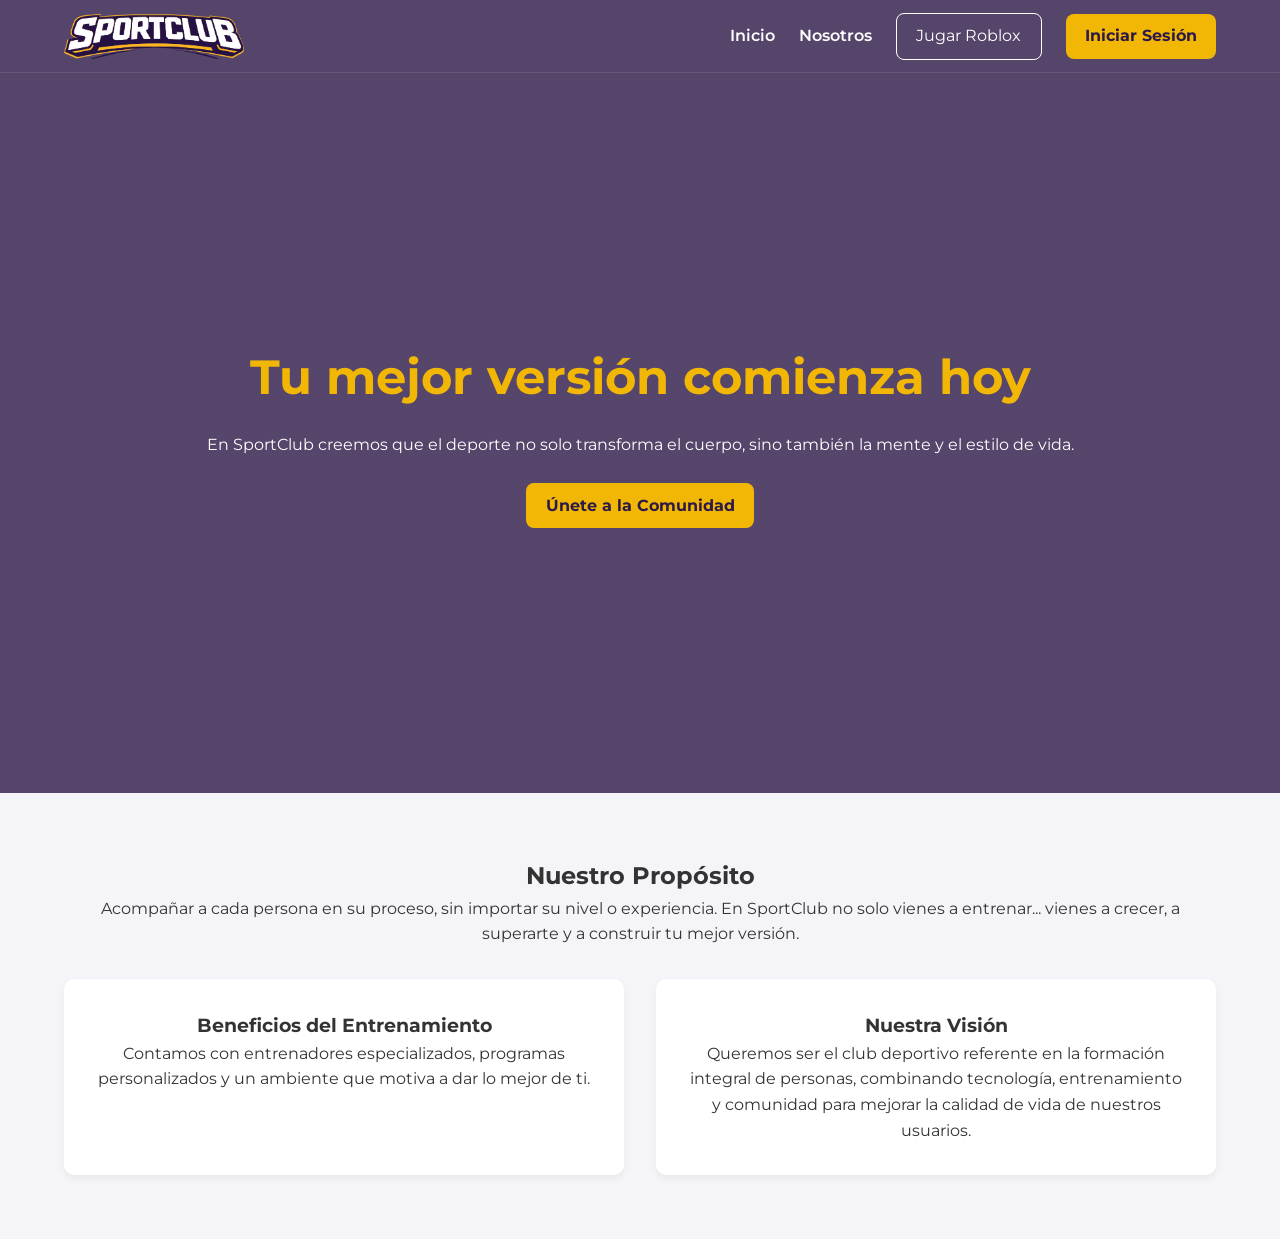
<file: index.html>
<!DOCTYPE html>
<html lang="es">
<head>
    <meta charset="UTF-8">
    <meta name="viewport" content="width=device-width, initial-scale=1.0">
    <title>SportClub | Tu mejor versión comienza hoy</title>
    <link rel="stylesheet" href="styles.css"> 
</head>
<body>

    <header class="main-header">
        <a href="index.html" class="logo-container">
            <img src="image_0.png" alt="SportClub Logo" class="header-logo"> 
        </a>
        <nav>
            <ul class="nav-links">
                <li><a href="index.html">Inicio</a></li>
                <li><a href="#proposito">Nosotros</a></li>
                
                <li><a href="https://www.roblox.com" target="_blank" class="btn-secondary">Jugar Roblox</a></li>
                <li><a href="login.html" class="btn-primary">Iniciar Sesión</a></li>
            </ul>
        </nav>
    </header>

    <section class="hero">
        <h1>Tu mejor versión comienza hoy</h1>
        <p>En SportClub creemos que el deporte no solo transforma el cuerpo, sino también la mente y el estilo de vida.</p>
        <br>
        <a href="registro.html" class="btn-primary">Únete a la Comunidad</a>
    </section>

    <main id="proposito" class="info-section">
        <h2>Nuestro Propósito</h2>
        <p>Acompañar a cada persona en su proceso, sin importar su nivel o experiencia. En SportClub no solo vienes a entrenar... vienes a crecer, a superarte y a construir tu mejor versión.</p>

        <div class="info-grid">
            <div class="card">
                <h3>Beneficios del Entrenamiento</h3>
                <p>Contamos con entrenadores especializados, programas personalizados y un ambiente que motiva a dar lo mejor de ti.</p>
            </div>
            <div class="card">
                <h3>Nuestra Visión</h3>
                <p>Queremos ser el club deportivo referente en la formación integral de personas, combinando tecnología, entrenamiento y comunidad para mejorar la calidad de vida de nuestros usuarios.</p>
            </div>
        </div>
    </main>

</body>
</html>
</file>
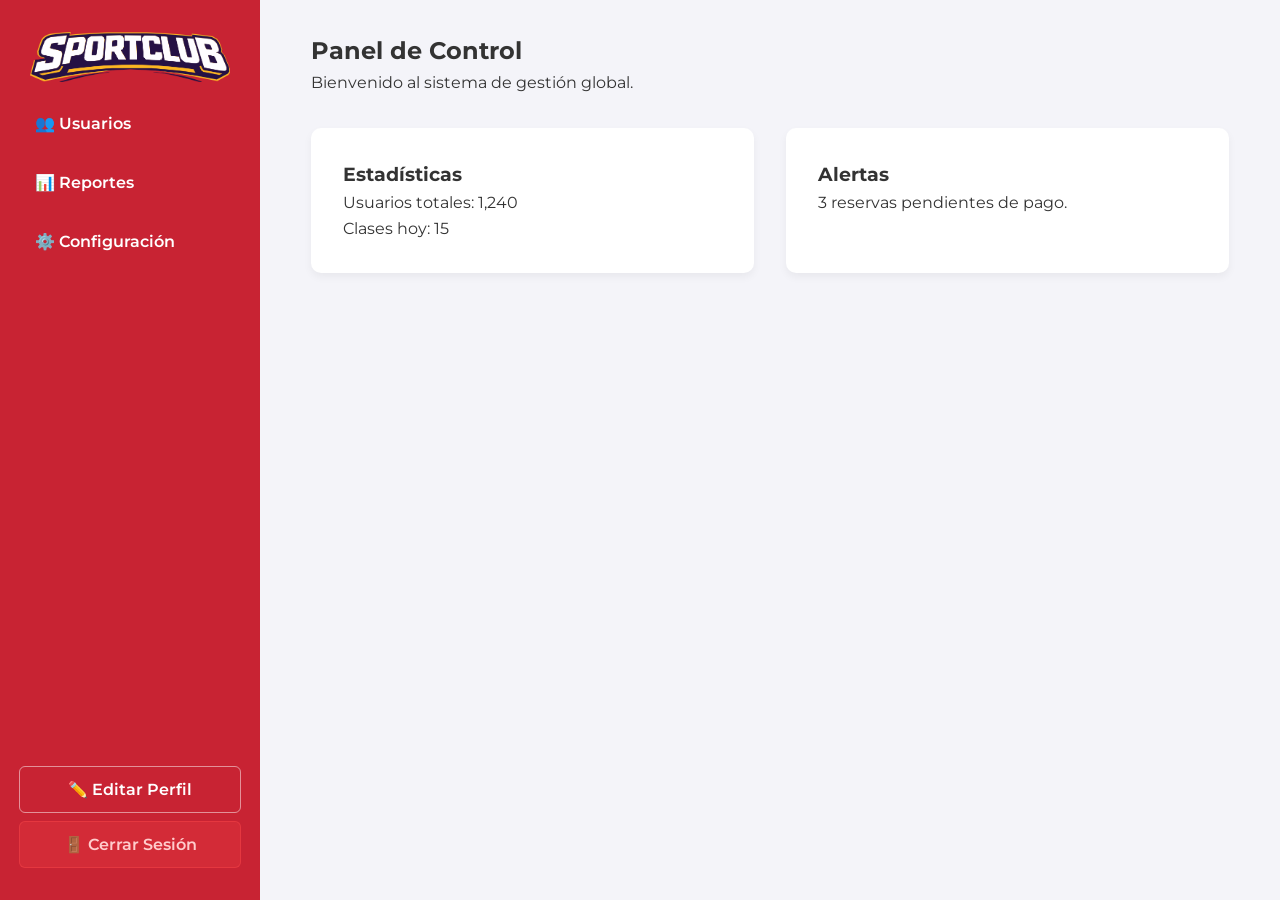
<file: dasboard_admin.html>
<!DOCTYPE html>
<html lang="es">
<head>
    <meta charset="UTF-8">
    <title>Admin Dashboard | SportClub</title> 
    <link rel="stylesheet" href="styles.css">
</head>
<body class="theme-admin">
    <div class="dashboard-layout">
        <aside class="sidebar">
            <img src="image_0.png" style="max-height:50px; margin:0 auto;" alt="Logo">
            <nav class="sidebar-nav">
                <ul>
                    <li><a href="#">👥 Usuarios</a></li>
                    <li><a href="#">📊 Reportes</a></li>
                    <li><a href="#">⚙️ Configuración</a></li>
                </ul>
            </nav>
            <div style="display:flex; flex-direction:column; gap:0.5rem;">
                <a href="#" class="btn-edit">✏️ Editar Perfil</a>
                <a href="index.html" class="btn-logout">🚪 Cerrar Sesión</a>
            </div>
        </aside>

        <main class="main-content">
            <h2>Panel de Control</h2>
            <p>Bienvenido al sistema de gestión global.</p>
            
            <div class="info-grid">
                <div class="card">
                    <h3>Estadísticas</h3>
                    <p>Usuarios totales: 1,240</p>
                    <p>Clases hoy: 15</p>
                </div>
                <div class="card">
                    <h3>Alertas</h3>
                    <p>3 reservas pendientes de pago.</p>
                </div>
            </div>
        </main>
    </div>
</body>
</html>
</file>
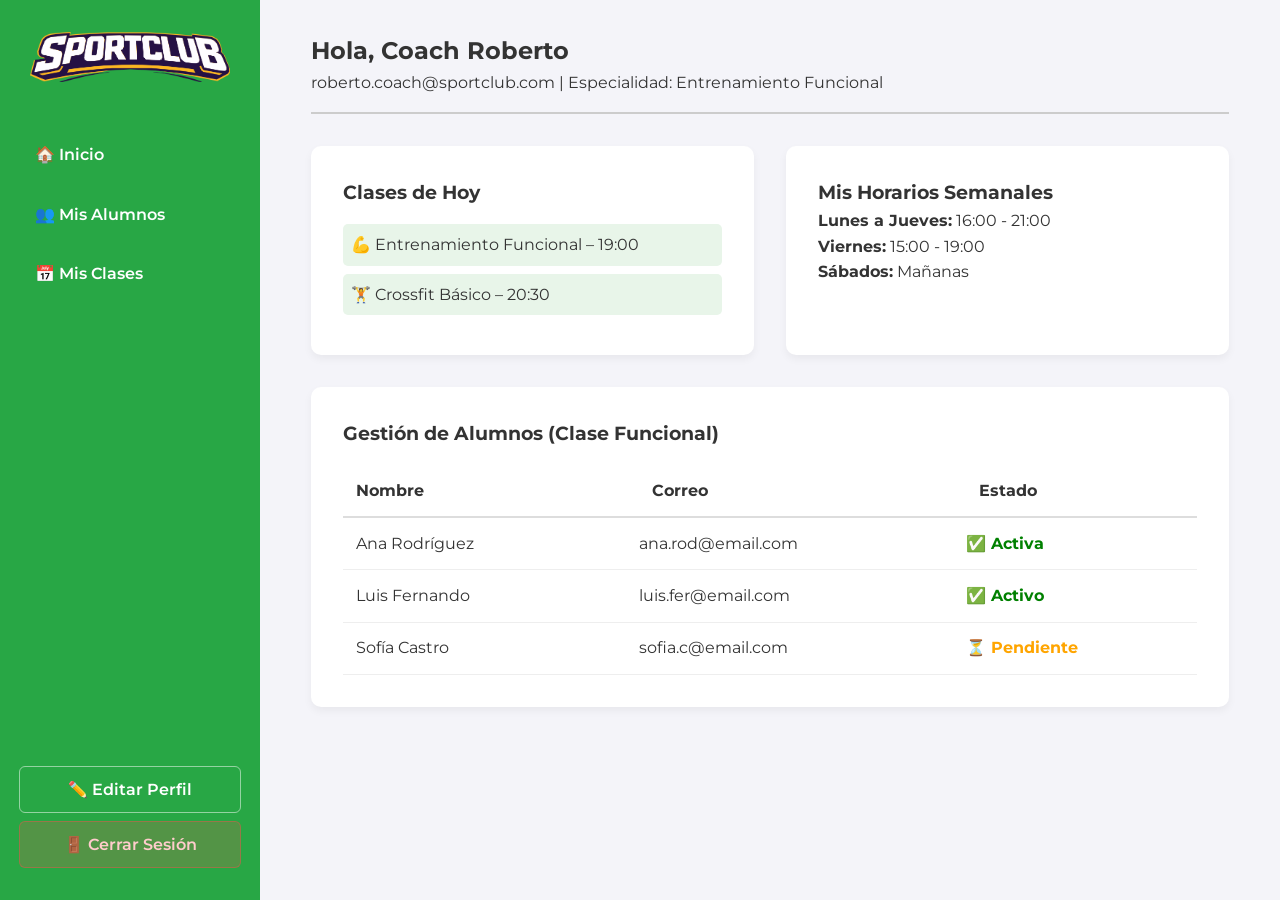
<file: dashboard_coash.html>
<!DOCTYPE html>
<html lang="es">
<head>
    <meta charset="UTF-8"> 
    <title>Panel del Coach | SportClub</title>
    <link rel="stylesheet" href="styles.css">
</head>
<body class="theme-coach">
    <div class="dashboard-layout">
        <aside class="sidebar">
            <div class="sidebar-logo">
                <a href="index.html"><img src="image_0.png" alt="Logo"></a>
            </div>
            <nav class="sidebar-nav">
                <ul>
                    <li><a href="#">🏠 Inicio</a></li>
                    <li><a href="#">👥 Mis Alumnos</a></li>
                    <li><a href="#">📅 Mis Clases</a></li>
                </ul>
            </nav>
            <div style="display:flex; flex-direction:column; gap:0.5rem;">
                <a href="#" class="btn-edit">✏️ Editar Perfil</a>
                <a href="index.html" class="btn-logout">🚪 Cerrar Sesión</a>
            </div>
        </aside>

        <main class="main-content">
            <div class="dashboard-header">
                <div>
                    <h2>Hola, Coach Roberto</h2>
                    <p>roberto.coach@sportclub.com | Especialidad: Entrenamiento Funcional</p>
                </div>
            </div>

            <div class="info-grid">
                <div class="card">
                    <h3>Clases de Hoy</h3>
                    <ul style="list-style: none; margin-top: 1rem;">
                        <li style="margin-bottom: 0.5rem; padding: 0.5rem; background: #e8f5e9; border-radius: 5px;">
                            💪 Entrenamiento Funcional – 19:00
                        </li>
                        <li style="margin-bottom: 0.5rem; padding: 0.5rem; background: #e8f5e9; border-radius: 5px;">
                            🏋️ Crossfit Básico – 20:30
                        </li>
                    </ul>
                </div>

                <div class="card">
                    <h3>Mis Horarios Semanales</h3>
                    <p><strong>Lunes a Jueves:</strong> 16:00 - 21:00</p>
                    <p><strong>Viernes:</strong> 15:00 - 19:00</p>
                    <p><strong>Sábados:</strong> Mañanas</p>
                </div>

                <div class="card" style="min-width: 100%;">
                    <h3>Gestión de Alumnos (Clase Funcional)</h3>
                    <table style="width: 100%; text-align: left; border-collapse: collapse; margin-top: 1rem;">
                        <thead>
                            <tr style="border-bottom: 2px solid #ddd;">
                                <th style="padding: 0.8rem;">Nombre</th>
                                <th style="padding: 0.8rem;">Correo</th>
                                <th style="padding: 0.8rem;">Estado</th>
                            </tr>
                        </thead>
                        <tbody>
                            <tr style="border-bottom: 1px solid #eee;">
                                <td style="padding: 0.8rem;">Ana Rodríguez</td>
                                <td>ana.rod@email.com</td>
                                <td style="color: green; font-weight: bold;">✅ Activa</td>
                            </tr>
                            <tr style="border-bottom: 1px solid #eee;">
                                <td style="padding: 0.8rem;">Luis Fernando</td>
                                <td>luis.fer@email.com</td>
                                <td style="color: green; font-weight: bold;">✅ Activo</td>
                            </tr>
                            <tr style="border-bottom: 1px solid #eee;">
                                <td style="padding: 0.8rem;">Sofía Castro</td>
                                <td>sofia.c@email.com</td>
                                <td style="color: orange; font-weight: bold;">⏳ Pendiente</td>
                            </tr>
                        </tbody>
                    </table>
                </div>
            </div>
        </main>
    </div>
</body>
</html>
</file>
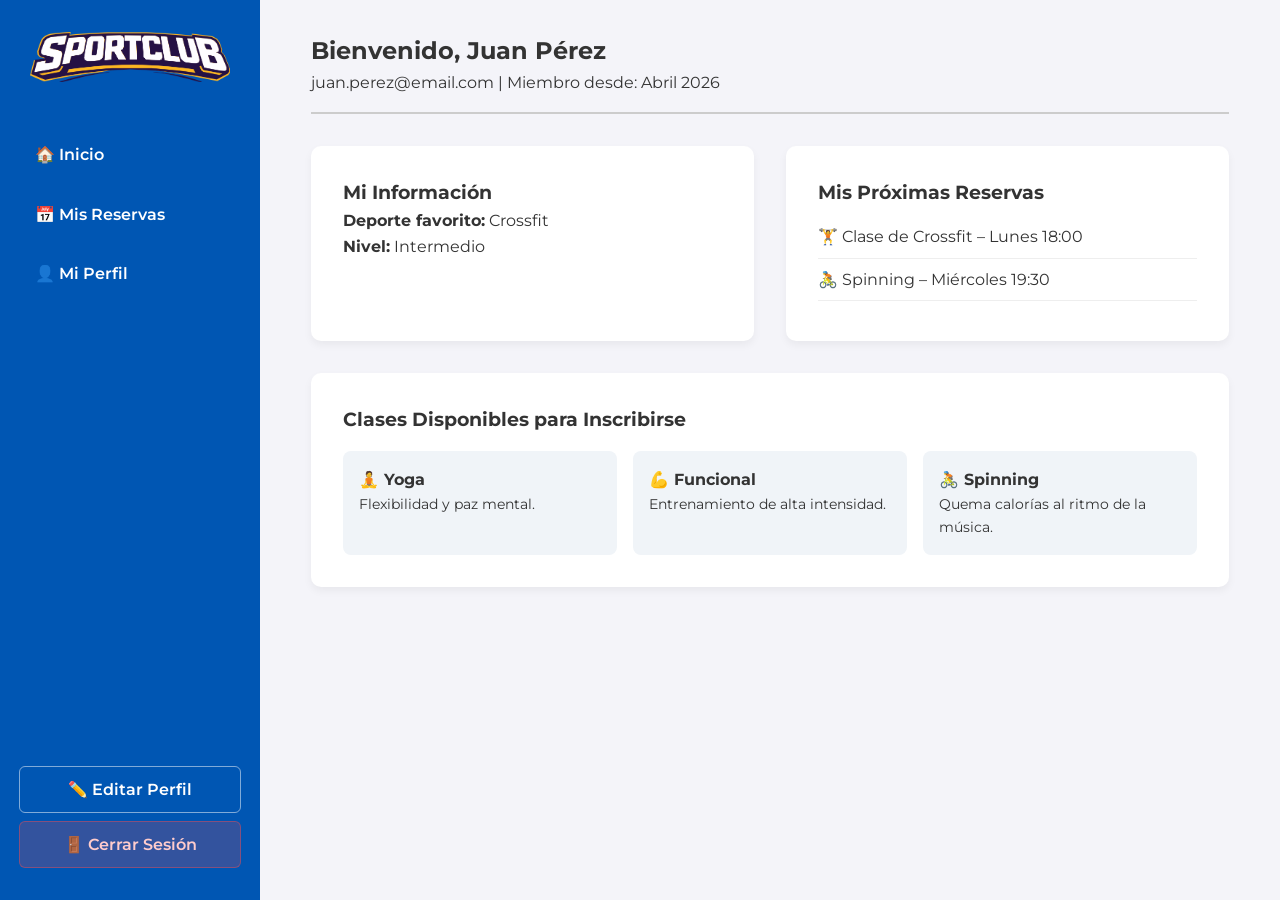
<file: dashboard_user.html>
<!DOCTYPE html>
<html lang="es">
<head>
    <meta charset="UTF-8"> 
    <title>Panel de Usuario | SportClub</title>
    <link rel="stylesheet" href="styles.css">
</head>
<body class="theme-user">
    <div class="dashboard-layout">
        <aside class="sidebar">
            <div class="sidebar-logo">
                <a href="index.html"><img src="image_0.png" alt="Logo"></a>
            </div>
            <nav class="sidebar-nav">
                <ul>
                    <li><a href="#">🏠 Inicio</a></li>
                    <li><a href="#">📅 Mis Reservas</a></li>
                    <li><a href="#">👤 Mi Perfil</a></li>
                </ul>
            </nav>
            <div style="display:flex; flex-direction:column; gap:0.5rem;">
                <a href="#" class="btn-edit">✏️ Editar Perfil</a>
                <a href="index.html" class="btn-logout">🚪 Cerrar Sesión</a>
            </div>
        </aside>

        <main class="main-content">
            <div class="dashboard-header">
                <div>
                    <h2>Bienvenido, Juan Pérez</h2>
                    <p>juan.perez@email.com | Miembro desde: Abril 2026</p>
                </div>
            </div>

            <div class="info-grid">
                <div class="card">
                    <h3>Mi Información</h3>
                    <p><strong>Deporte favorito:</strong> Crossfit</p>
                    <p><strong>Nivel:</strong> Intermedio</p>
                </div>

                <div class="card">
                    <h3>Mis Próximas Reservas</h3>
                    <ul style="list-style: none; margin-top: 1rem;">
                        <li style="margin-bottom: 0.5rem; padding-bottom: 0.5rem; border-bottom: 1px solid #eee;">
                            🏋️ Clase de Crossfit – Lunes 18:00
                        </li>
                        <li style="margin-bottom: 0.5rem; padding-bottom: 0.5rem; border-bottom: 1px solid #eee;">
                            🚴 Spinning – Miércoles 19:30
                        </li>
                    </ul>
                </div>

                <div class="card" style="min-width: 100%;">
                    <h3>Clases Disponibles para Inscribirse</h3>
                    <div style="display: flex; gap: 1rem; margin-top: 1rem; flex-wrap: wrap;">
                        <div style="background: #f0f4f8; padding: 1rem; border-radius: 8px; flex: 1; min-width: 200px;">
                            <h4>🧘 Yoga</h4>
                            <p style="font-size: 0.9rem;">Flexibilidad y paz mental.</p>
                        </div>
                        <div style="background: #f0f4f8; padding: 1rem; border-radius: 8px; flex: 1; min-width: 200px;">
                            <h4>💪 Funcional</h4>
                            <p style="font-size: 0.9rem;">Entrenamiento de alta intensidad.</p>
                        </div>
                        <div style="background: #f0f4f8; padding: 1rem; border-radius: 8px; flex: 1; min-width: 200px;">
                            <h4>🚴 Spinning</h4>
                            <p style="font-size: 0.9rem;">Quema calorías al ritmo de la música.</p>
                        </div>
                    </div>
                </div>
            </div>
        </main>
    </div>
</body>
</html>
</file>
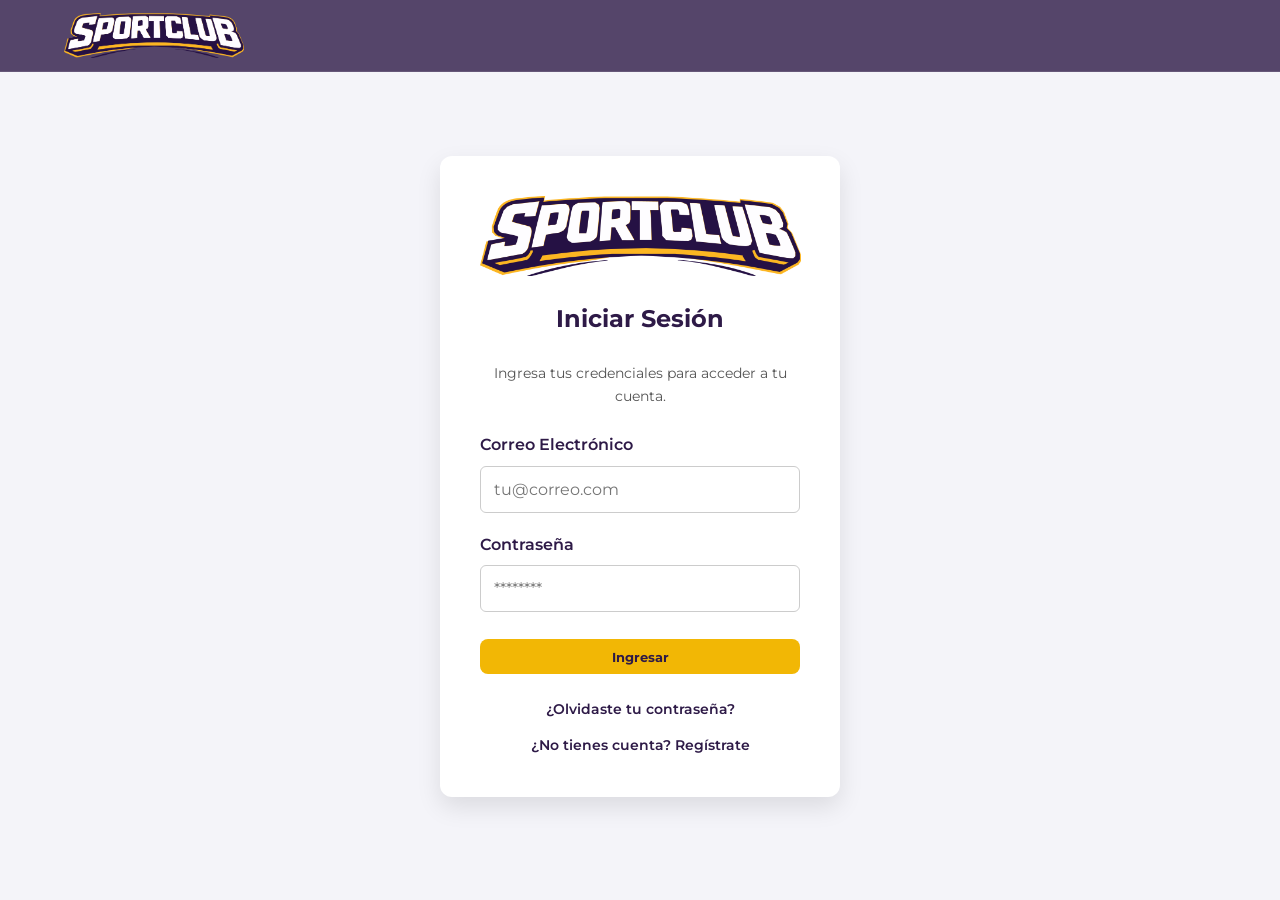
<file: login.html>
<!DOCTYPE html>
<html lang="es">
<head>
    <meta charset="UTF-8">
    <meta name="viewport" content="width=device-width, initial-scale=1.0">
    <title>Login | SportClub</title>
    <link rel="stylesheet" href="styles.css">  
</head>
<body>

    <header class="main-header">
        <a href="index.html" class="logo-container">
            <img src="image_0.png" alt="SportClub Logo" class="header-logo">
        </a>
    </header>

    <div class="auth-container">
        <div class="auth-box">
            <img src="image_0.png" class="auth-box-logo" alt="SportClub Logo">
            
            <h2>Iniciar Sesión</h2>
            
            <p style="margin-bottom: 1.5rem; font-size: 0.9rem; color: #555;">Ingresa tus credenciales para acceder a tu cuenta.</p>
            
            <form action="dashboard-user.html">
                <div class="form-group">
                    <label for="email">Correo Electrónico</label>
                    <input type="email" id="email" required placeholder="tu@correo.com">
                </div>
                <div class="form-group">
                    <label for="password">Contraseña</label>
                    <input type="password" id="password" required placeholder="********">
                </div>
                <button type="submit" class="btn-primary" style="width: 100%; margin-top: 0.5rem;">Ingresar</button>
            </form>
            
            <div class="auth-links">
                <a href="recuperar.html">¿Olvidaste tu contraseña?</a>
                <a href="registro.html">¿No tienes cuenta? Regístrate</a>
            </div>
        </div>
    </div>

</body>
</html>
</file>
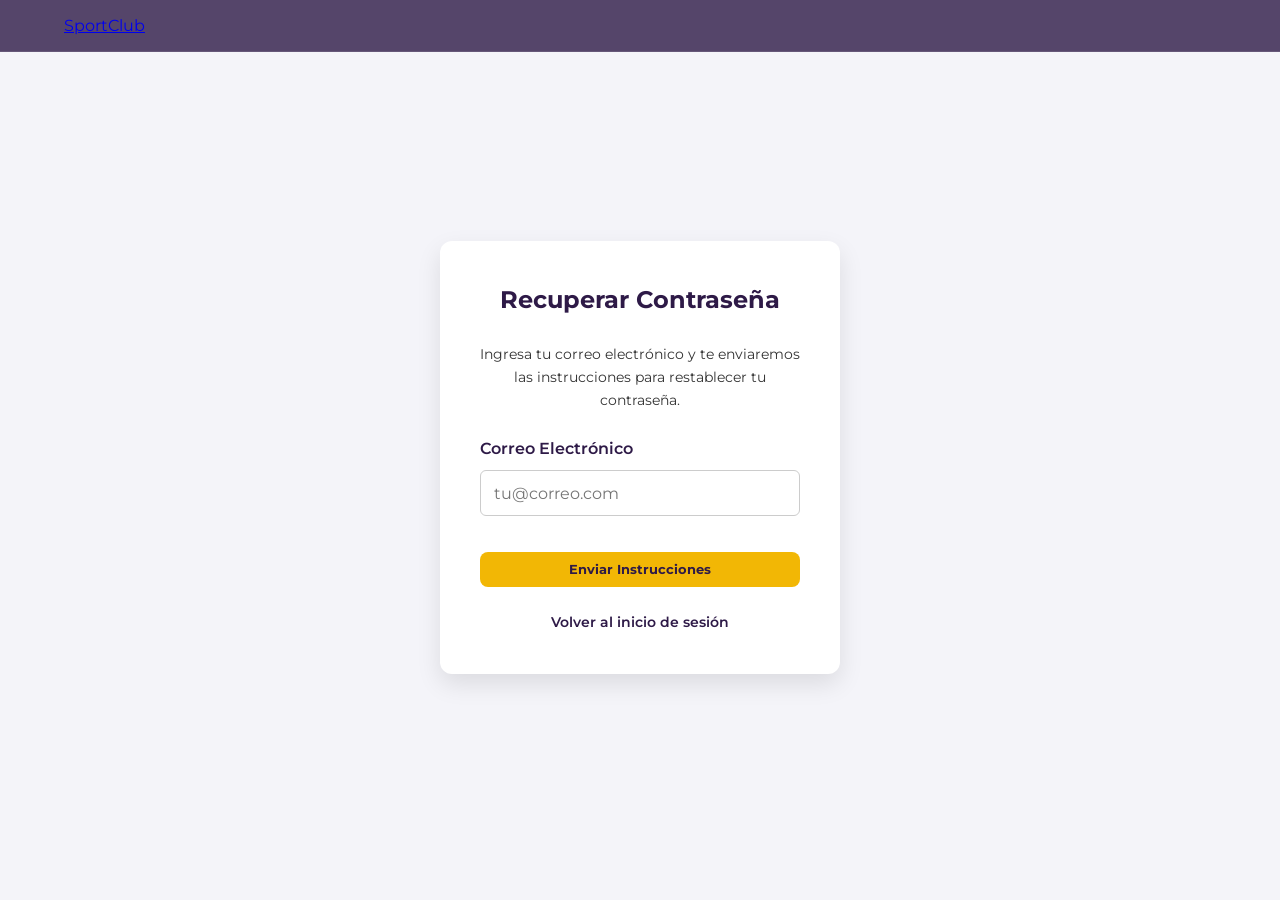
<file: recuperar.html>
<!DOCTYPE html>
<html lang="es">
<head>
    <meta charset="UTF-8">
    <meta name="viewport" content="width=device-width, initial-scale=1.0"> 
    <title>Recuperar Contraseña | SportClub</title>
    <link rel="stylesheet" href="styles.css">
</head>
<body>

    <header class="main-header">
        <a href="index.html" class="logo">SportClub</a>
    </header>

    <div class="auth-container">
        <div class="auth-box">
            <h2>Recuperar Contraseña</h2>
            <p style="margin-bottom: 1.5rem; font-size: 0.9rem;">Ingresa tu correo electrónico y te enviaremos las instrucciones para restablecer tu contraseña.</p>
            
            <form action="login.html" onsubmit="alert('¡Mensaje de confirmación enviado! Revisa tu bandeja de entrada.');">
                <div class="form-group">
                    <label for="email">Correo Electrónico</label>
                    <input type="email" id="email" required placeholder="tu@correo.com">
                </div>
                <button type="submit" class="btn-primary">Enviar Instrucciones</button>
            </form>
            
            <div class="auth-links" style="margin-top: 1.5rem;">
                <a href="login.html">Volver al inicio de sesión</a>
            </div>
        </div>
    </div>

</body>
</html>
</file>
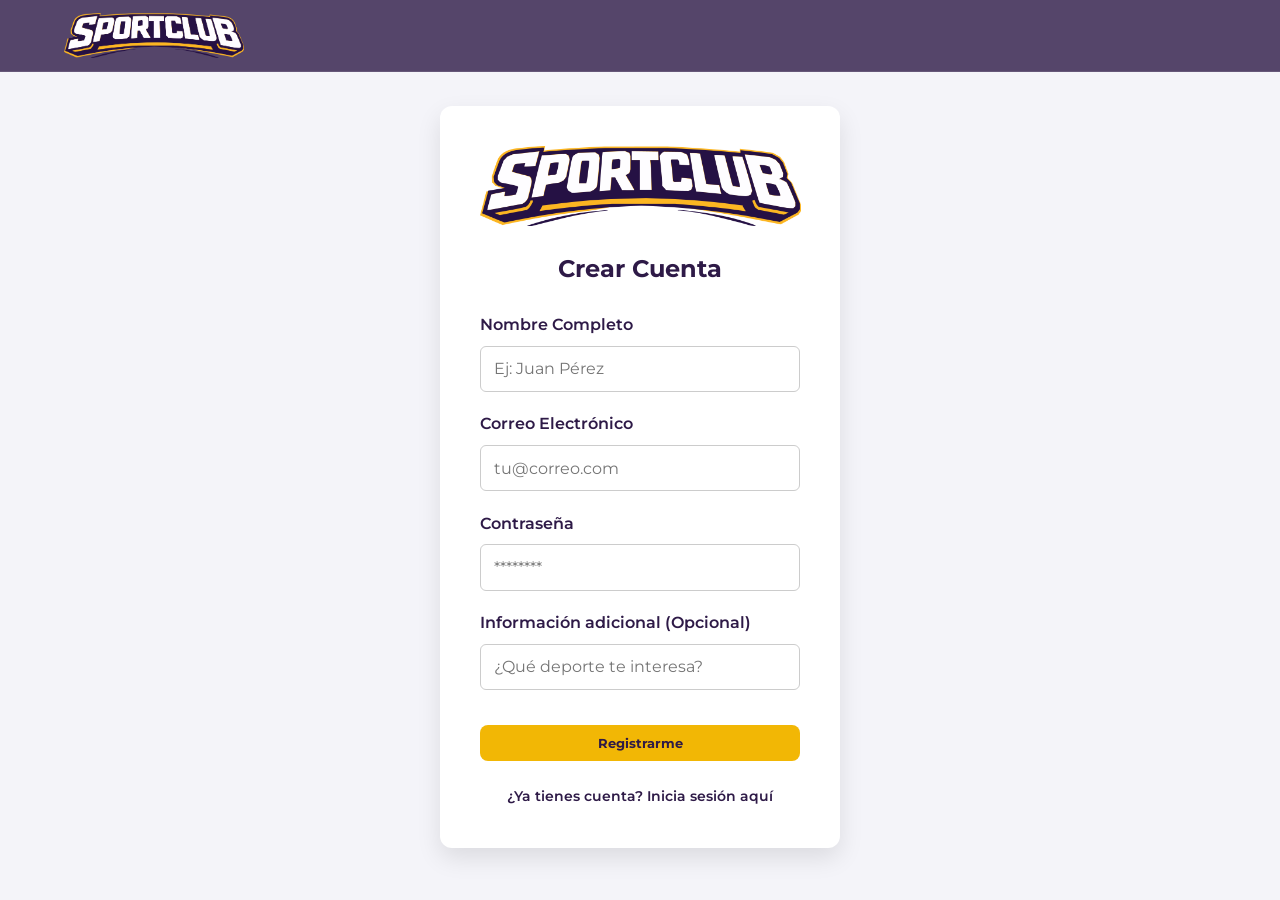
<file: registro.html>
<!DOCTYPE html>
<html lang="es">
<head>
    <meta charset="UTF-8">
    <meta name="viewport" content="width=device-width, initial-scale=1.0">
    <title>Registro | SportClub</title>
    <link rel="stylesheet" href="styles.css"> 
</head>
<body>

    <header class="main-header">
        <a href="index.html" class="logo-container">
            <img src="image_0.png" alt="SportClub Logo" class="header-logo">
        </a>
    </header>

    <div class="auth-container">
        <div class="auth-box">
            <img src="image_0.png" alt="SportClub Logo" class="auth-box-logo">
            <h2>Crear Cuenta</h2>
            <form action="login.html">
                <div class="form-group">
                    <label for="nombre">Nombre Completo</label>
                    <input type="text" id="nombre" required placeholder="Ej: Juan Pérez">
                </div>
                <div class="form-group">
                    <label for="email">Correo Electrónico</label>
                    <input type="email" id="email" required placeholder="tu@correo.com">
                </div>
                <div class="form-group">
                    <label for="password">Contraseña</label>
                    <input type="password" id="password" required placeholder="********">
                </div>
                <div class="form-group">
                    <label for="info">Información adicional (Opcional)</label>
                    <input type="text" id="info" placeholder="¿Qué deporte te interesa?">
                </div>
                <button type="submit" class="btn-primary">Registrarme</button>
            </form>
            
            <div class="auth-links" style="margin-top: 1.5rem;">
                <a href="login.html">¿Ya tienes cuenta? Inicia sesión aquí</a>
            </div>
        </div>
    </div>

</body>
</html>
</file>
<file: styles.css>
@import url('https://fonts.googleapis.com/css2?family=Montserrat:wght@300;400;600;700&display=swap');

:root {
    
    --primary: #2E1A47;
    --accent: #F2B705;  
    --white: #FFFFFF;
    --bg-light: #f4f4f9;
    --text-dark: #333333; 

    --theme-user: #0056b3;   
    --theme-coach: #28a745;  
    --theme-admin: #c82333;  
}

* {
    margin: 0;
    padding: 0;
    box-sizing: border-box;
    font-family: 'Montserrat', sans-serif;
}

body {
    background-color: var(--bg-light);
    color: var(--text-dark);
    line-height: 1.6;
}

.main-header {
    background-color: #2E1A47cc; 
    backdrop-filter: blur(10px);
    -webkit-backdrop-filter: blur(10px);
    
    color: var(--white);
    padding: 0.8rem 5%;
    display: flex;
    justify-content: space-between;
    align-items: center;
    border-bottom: 1px solid rgba(255, 255, 255, 0.1);
    
    position: sticky;
    top: 0;
    z-index: 1000;
}

.logo-container {
    text-decoration: none;
    display: flex;
    align-items: center;
}

.header-logo { max-height: 45px; width: auto; }

.nav-links {
    list-style: none;
    display: flex;
    gap: 1.5rem;
    align-items: center;
}

.nav-links a:not(.btn-primary):not(.btn-secondary) {
    color: var(--white);
    text-decoration: none;
    font-weight: 600;
    position: relative; 
}

.nav-links a:not(.btn-primary):not(.btn-secondary)::after {
    content: '';
    position: absolute;
    width: 0;
    height: 3px;
    bottom: -5px;
    left: 0;
    background-color: var(--accent);
    transition: width 0.3s ease-in-out;
    border-radius: 2px;
}

.nav-links a:not(.btn-primary):not(.btn-secondary):hover::after {
    width: 100%; 
}

.btn-primary {
    background-color: var(--accent);
    color: var(--primary);
    padding: 0.6rem 1.2rem;
    border: none;
    border-radius: 8px;
    font-weight: 700;
    cursor: pointer;
    text-decoration: none;
    display: inline-block;
    transition: all 0.3s ease;
}

.btn-primary:hover {
    filter: brightness(1.1);
    transform: translateY(-2px); 
}

.btn-secondary {
    background-color: transparent;
    border: 1px solid var(--white);
    color: var(--white);
    padding: 0.6rem 1.2rem;
    border-radius: 8px;
    cursor: pointer;
    text-decoration: none;
    display: inline-block;
    transition: all 0.3s ease;
}

.btn-secondary:hover {
    background-color: rgba(255, 255, 255, 0.1);
}

.btn-edit {
    background-color: transparent;
    border: 1px solid rgba(255, 255, 255, 0.5);
    color: var(--white);
    padding: 0.6rem;
    border-radius: 6px;
    font-weight: 600;
    text-decoration: none;
    text-align: center;
    transition: 0.3s;
}

.btn-edit:hover {
    background-color: rgba(255, 255, 255, 0.15);
    border-color: var(--white);
}

.btn-logout {
    background-color: rgba(255, 77, 77, 0.2);
    border: 1px solid rgba(255, 77, 77, 0.4);
    color: #ffcccc;
    padding: 0.6rem;
    border-radius: 6px;
    font-weight: 600;
    text-decoration: none;
    text-align: center;
    transition: 0.3s;
}

.btn-logout:hover {
    background-color: #ff4d4d;
    color: white;
}

.hero {
    background: linear-gradient(rgba(46, 26, 71, 0.8), rgba(46, 26, 71, 0.8)), url('https://images.unsplash.com/photo-1534438327276-14e5300c3a48?q=80&w=1470&auto=format&fit=crop') center/cover;
    height: 80vh;
    display: flex;
    flex-direction: column;
    justify-content: center;
    align-items: center;
    text-align: center;
    color: var(--white);
    padding: 0 20px;
}

.hero h1 { font-size: 3rem; color: var(--accent); margin-bottom: 1rem; }
.info-section { padding: 4rem 5%; text-align: center; }
.info-grid { display: flex; gap: 2rem; margin-top: 2rem; justify-content: center; flex-wrap: wrap; }
.card { background: var(--white); padding: 2rem; border-radius: 10px; box-shadow: 0 4px 8px rgba(0,0,0,0.05); flex: 1; min-width: 250px; }

.auth-container { display: flex; justify-content: center; align-items: center; height: 90vh; }
.auth-box { 
    background: var(--white); padding: 2.5rem; border-radius: 12px; 
    box-shadow: 0 10px 25px rgba(0,0,0,0.1); width: 100%; max-width: 400px; text-align: center; 
}

.auth-box-logo { max-height: 80px; width: auto; display: block; margin: 0 auto 1.5rem; }
.auth-box h2 { color: var(--primary); margin-bottom: 1.5rem; }

.form-group { margin-bottom: 1.2rem; text-align: left; }
.form-group label { display: block; margin-bottom: 0.5rem; font-weight: 600; color: var(--primary); }
.form-group input { 
    width: 100%; padding: 0.8rem; border: 1px solid #ccc; 
    border-radius: 6px; font-size: 1rem; transition: border-color 0.3s; 
}
.form-group input:focus { 
    outline: none; border-color: var(--accent); box-shadow: 0 0 5px rgba(242, 183, 5, 0.5); 
}

.auth-box .btn-primary { width: 100%; margin-top: 1rem; }
.auth-links { margin-top: 1.5rem; display: flex; flex-direction: column; gap: 0.8rem; font-size: 0.9rem; }
.auth-links a { color: var(--primary); text-decoration: none; font-weight: 600; }
.auth-links a:hover { text-decoration: underline; }

.dashboard-layout { display: flex; min-height: 100vh; }

.sidebar {
    width: 260px;
    background-color: var(--primary);
    color: var(--white);
    padding: 2rem 1.2rem;
    display: flex;
    flex-direction: column;
    box-shadow: 2px 0 5px rgba(0,0,0,0.1);
}

.sidebar-logo { text-align: center; margin-bottom: 1.5rem; }
.sidebar-logo img { max-width: 100%; height: auto; max-height: 50px; }

.sidebar-nav { flex-grow: 1; margin-top: 1rem;}
.sidebar-nav ul { list-style: none; padding: 0; }
.sidebar-nav li { margin-bottom: 0.5rem; }
.sidebar-nav a {
    color: var(--white); text-decoration: none; font-weight: 600;
    display: block; padding: 0.8rem 1rem; border-radius: 6px; transition: background-color 0.3s ease;
}
.sidebar-nav a:hover { background-color: rgba(255, 255, 255, 0.1); color: var(--accent); }

.sidebar-bottom { margin-top: auto; border-top: 1px solid rgba(255, 255, 255, 0.2); padding-top: 1rem; }

.main-content { 
    flex: 1; background-color: var(--bg-light); padding: 2rem 4%; 
    overflow-y: auto; height: 100vh; 
}

.dashboard-header {
    display: flex; justify-content: space-between; align-items: center;
    margin-bottom: 2rem; padding-bottom: 1rem; border-bottom: 2px solid #ccc;
}

.theme-user .sidebar { background-color: var(--theme-user); }
.theme-coach .sidebar { background-color: var(--theme-coach); }
.theme-admin .sidebar { background-color: var(--theme-admin); }
</file>
